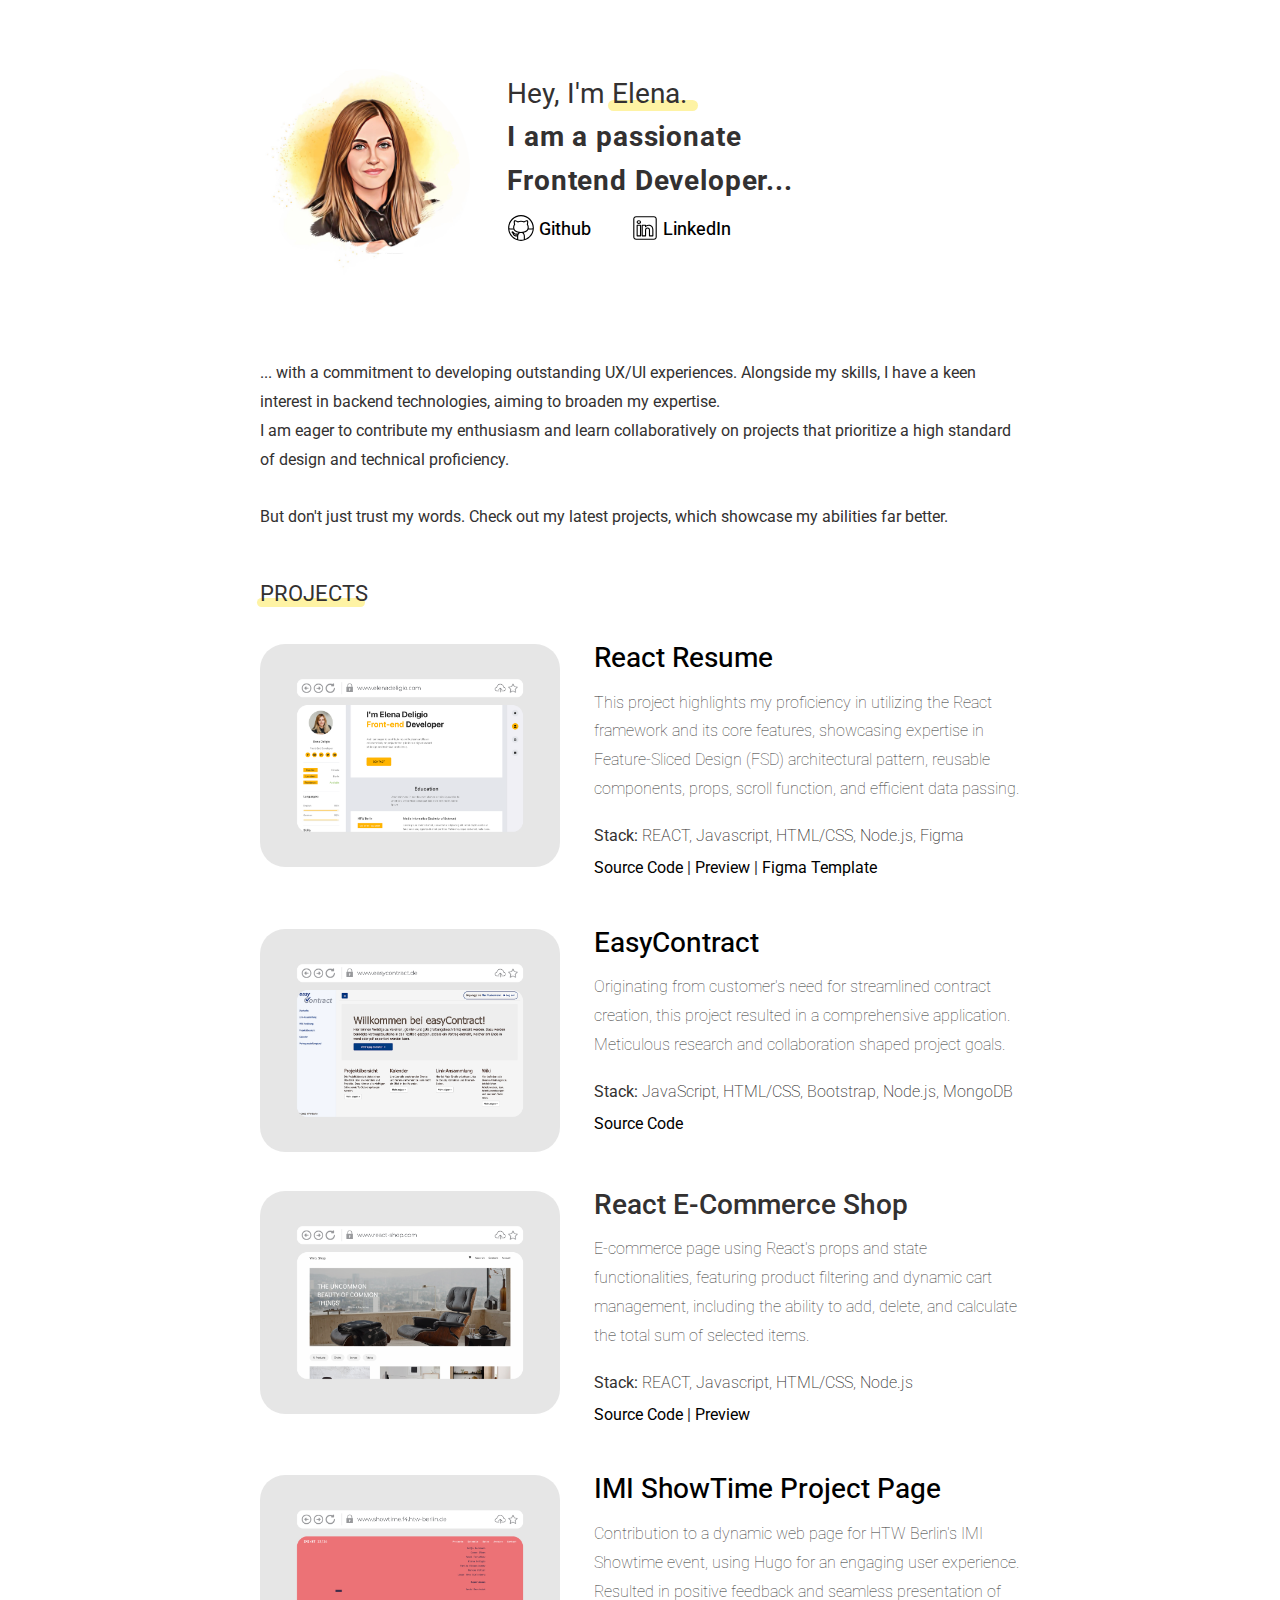
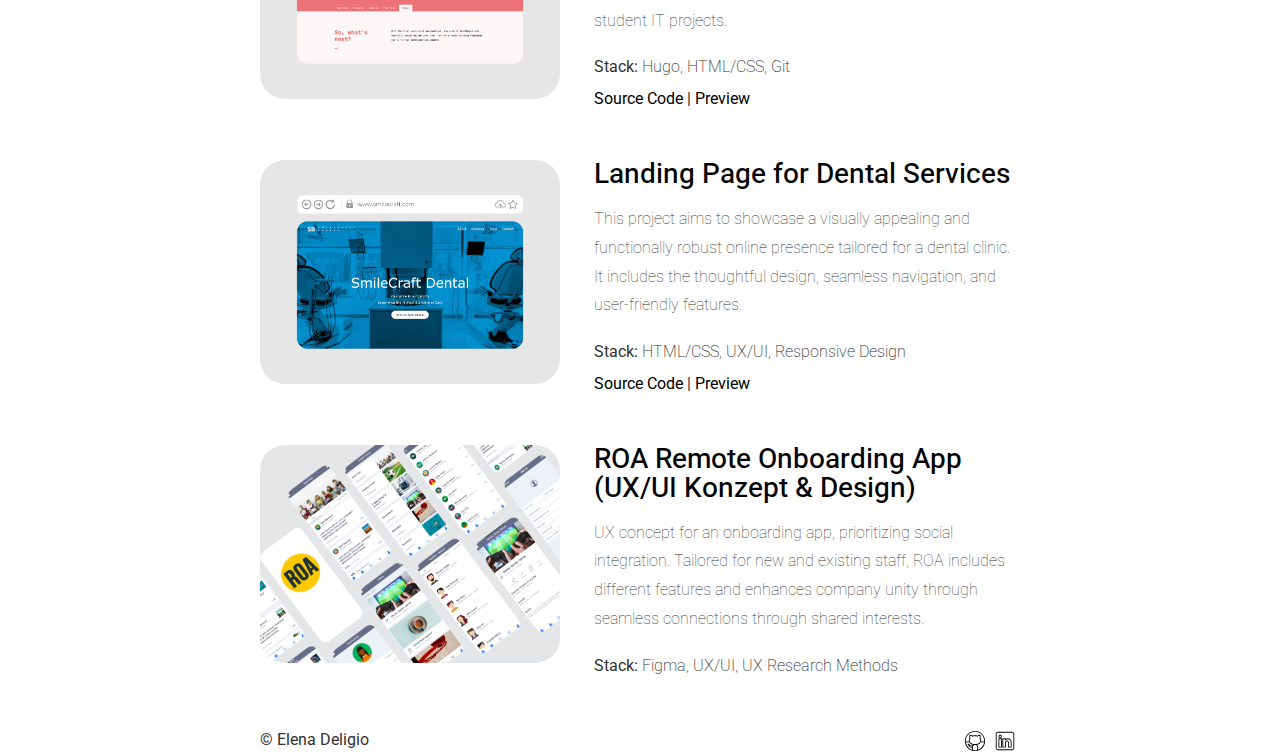
<file: index.html>
<!DOCTYPE html>
<html lang="en">
<head>
    <meta charset="UTF-8">
    <title>About me</title>
    <link rel="stylesheet" type="text/css" href="/assets/styles/styles.css">
</head>
<body>
    <div class="main">
        <div class="content">
            <div class="content__hello">
                <img class="content__hello-img" src="/assets/img/avatar12.JPG" alt="Avatar">
                <div class="content__hello-text">
                    Hey, I'm <span class="yellowhighlight">
                        Elena.
                    </span>
                    <br>
                    <span class="content__description">I am a passionate <br/> Frontend Developer...</span>
                    <nav class="content__social">
                        <a href="https://github.com/elenadeligio" target="_blank" class="content__social-item">
                            <img src="/assets/img/icons/github.svg" alt="Github">
                            <span>Github</span>
                        </a>
                        <a href="https://de.linkedin.com/in/elena-deligio-b9396252" target="_blank" class="content__social-item">
                            <img src="/assets/img/icons/in.svg" alt="LinkedIn">
                            <span>LinkedIn</span>
                        </a>
                    </nav>
                </div>
            </div>
            <div class="content__main">
                <div class="content__main-item">
                    <div class="main-item__description">
                        <p>... with a commitment to developing outstanding UX/UI experiences. Alongside my skills, I have a keen interest in backend technologies, aiming to broaden my expertise.</p>
                        <p>I am eager to contribute my enthusiasm and learn collaboratively on projects that prioritize a high standard of design and technical proficiency.</p>
                    </div>
                </div>
                <div class="content__main-item">
                    <div class="main-item__description">
                        <p>But don't just trust my words. Check out my latest projects, which showcase my abilities far better.</p>
                    </div>
                </div>

                <h2 class="content__subheader"><span class="yellowhighlight">Projects</span></h2>
                <br>
                
                <div class="content__main-item project">
                    <a data-fslightbox href="assets/img/project0.png"><img src="assets/img/project0.png" alt="project0"></a>
                    <div>
                        <div class="main-item__title"><a href="projects/project0.html"><span>React Resume</span></a>
                    </div>
                    <div class="main-item__description">
                        <p>This project highlights my proficiency in utilizing the React framework and its core features, showcasing expertise in Feature-Sliced Design (FSD) architectural pattern, reusable components, props, scroll function, and efficient data passing.</p>
                    </div>
                    <div class="main-item__subdescription">
                        <p><span>Stack: </span>REACT, Javascript, HTML/CSS, Node.js, Figma</p>
                        <p class="main-item__links"><a href="https://github.com/elenadeligio/react-cv" target="_blank"><span>Source Code</span></a><span>|</span><a href="https://elenadeligio.github.io/react-cv/" target="_blank"><span>Preview</span></a><span>|</span><a href="https://www.figma.com/file/qff3hCgtlfRVBwgliBUFgx/Untitled?type=design&node-id=0%3A1&mode=design&t=iWDOEBxYmqrOJpgZ-1" target="_blank"><span>Figma Template</span></a></p>
                    </div>
                </div>
            </div>
                
                <div class="content__main-item project">
                    <a data-fslightbox href="assets/img/project1.png"><img src="assets/img/project1.png" alt="project1"></a>
                    <div>
                        <div class="main-item__title">
                            <a href="projects/project1.html"><span>EasyContract</span></a>
                        </div>
                        <div class="main-item__description">
                            <p>Originating from customer's need for streamlined contract creation, this project resulted in a comprehensive application. Meticulous research and collaboration shaped project goals.</p>
                        </div>
                        <div class="main-item__subdescription">
                            <p><span>Stack:</span> JavaScript, HTML/CSS, Bootstrap, Node.js, MongoDB</p>
                            <p class="main-item__links"><a href="https://github.com/elenadeligio/easyContract" target="_blank"><span>Source Code</span></a><span>
                        </div>
                    </div>
                </div>
                
                <div class="content__main-item project">
                    <a data-fslightbox href="assets/img/project5.png"><img src="assets/img/project5.png" alt="project5"></a>
                    <div>
                        <div class="main-item__title">
                            <span>React E-Commerce Shop</span>
                        </div>
                        <div class="main-item__description">
                            <p>E-commerce page using React's props and state functionalities, featuring product filtering and dynamic cart management, including the ability to add, delete, and calculate the total sum of selected items.</p>
                        </div>
                        <div class="main-item__subdescription">
                            <p><span>Stack: </span>REACT, Javascript, HTML/CSS, Node.js</p>
                            <p class="main-item__links"><a href="https://github.com/elenadeligio/react-shop" target="_blank"><span>Source Code</span></a><span>|</span><a href="https://elenadeligio.github.io/react-shop/" target="_blank"><span>Preview</span></a> </p>
                        </div>
                    </div>
                </div>
                
                <div class="content__main-item project">
                    <a data-fslightbox href="assets/img/project2.png"><img src="assets/img/project2.png" alt="project2"></a>
                    <div>
                        <div class="main-item__title">
                            <a href="projects/project2.html"><span>IMI ShowTime Project Page</span></a>
                        </div>
                        <div class="main-item__description">
                            <p>Contribution to a dynamic web page for HTW Berlin's IMI Showtime event, using Hugo for an engaging user experience. Resulted in positive feedback and seamless presentation of student IT projects.</p>
                        </div>
                        <div class="main-item__subdescription">
                            <p><span>Stack:</span> Hugo, HTML/CSS, Git </p>
                            <p class="main-item__links"><a href="https://github.com/elenadeligio/showtime-website" target="_blank"><span>Source Code</span></a><span>|</span><a href="https://showtime.f4.htw-berlin.de/ws21/bachelor/b2-easycontract/" target="_blank"><span>Preview</span></a></p>
                        </div>
                    </div>
                </div>
                
                <div class="content__main-item project">
                    <a data-fslightbox href="assets/img/project3.png"><img src="assets/img/project3.png" alt="project3"></a>
                    <div>
                        <div class="main-item__title">
                            <a href="projects/project3.html"><span>Landing Page for Dental Services </span></a>
                        </div>
                        <div class="main-item__description">
                            <p>This project aims to showcase a visually appealing and functionally robust online presence tailored for a dental clinic. It includes the thoughtful design, seamless navigation, and user-friendly features.</p>
                        </div>
                        <div class="main-item__subdescription">
                            <p><span>Stack: </span>HTML/CSS, UX/UI, Responsive Design</p>
                            <p class="main-item__links"><a href="https://github.com/elenadeligio/elenadeligio.github.io/tree/main/landing" target="_blank"><span>Source Code</span></a><span>|</span><a href="https://elenadeligio.github.io/landing/" target="_blank"><span>Preview</span></a> </p>
                        </div>
                    </div>
                </div>
                
                <div class="content__main-item project">
                    <a data-fslightbox href="assets/img/project4.jpg"><img src="assets/img/project4.jpg" alt="ROA"></a>
                    <div>
                        <div class="main-item__title">
                            <a href="projects/project4.html"><span>ROA Remote Onboarding App (UX/UI Konzept & Design)</span></a>
                        </div>
                        <div class="main-item__description">
                            <p>UX concept for an onboarding app, prioritizing social integration. Tailored for new and existing staff, ROA includes different features and enhances company unity through seamless connections through shared interests.</p>
                        </div>
                        <div class="main-item__subdescription">
                            <p><span>Stack:</span> Figma, UX/UI, UX Research Methods</p>
                        </div>
                    </div>
                </div>

                <div class="footer">
                    <div>
                        <span>&copy; Elena Deligio</span>
                    </div>
                    <div>
                        <nav class="footer__social">
                            <a href="https://github.com/elenadeligio" target="_blank" class="footer__social-item">
                                <img src="/assets/img/icons/github.svg" alt="Github">
                            </a>
                            <a href="https://de.linkedin.com/in/elena-deligio-b9396252" target="_blank" class="footer__social-item">
                                <img src="/assets/img/icons/in.svg" alt="LinkedIn">
                            </a>
                        </nav>
                    </div>
                </div>
            </div>
        </div>
    </div>
    <script src="assets/scripts/fslightbox.js"></script>
</body>
</html>
</file>
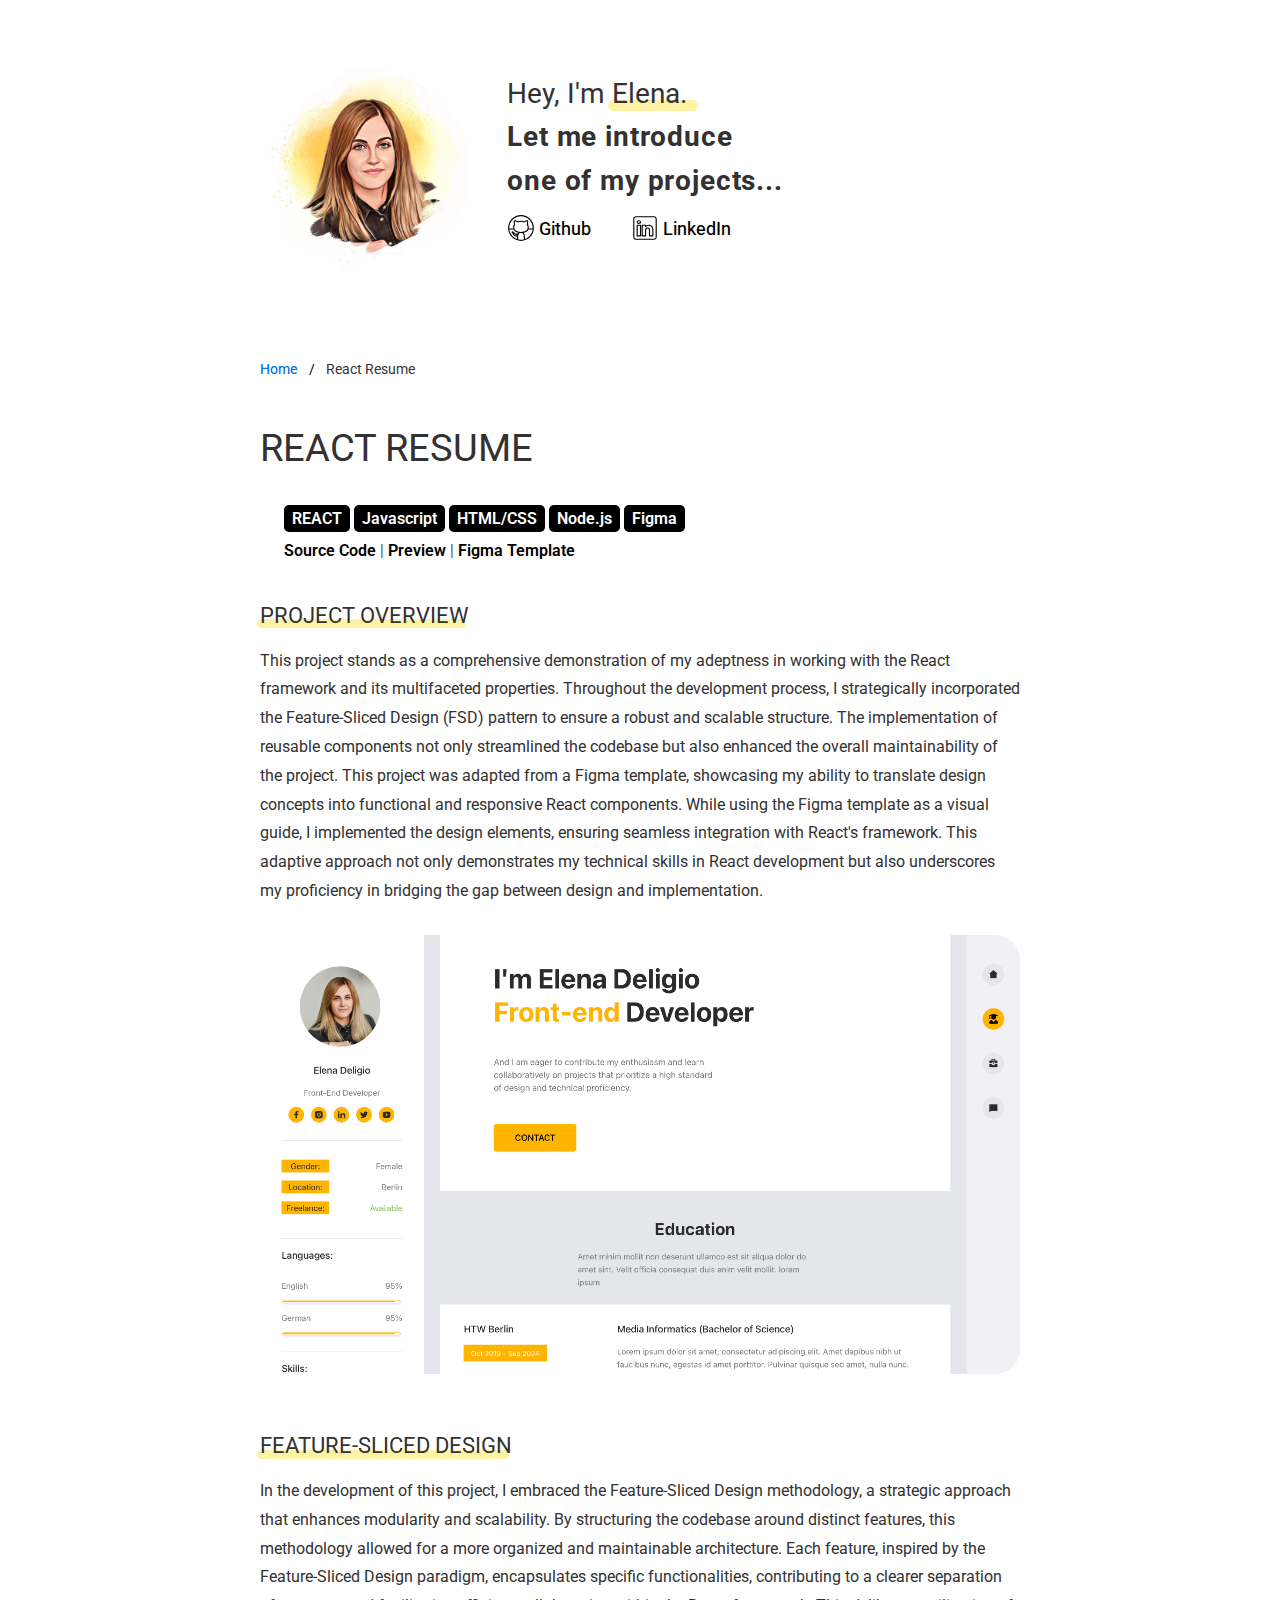
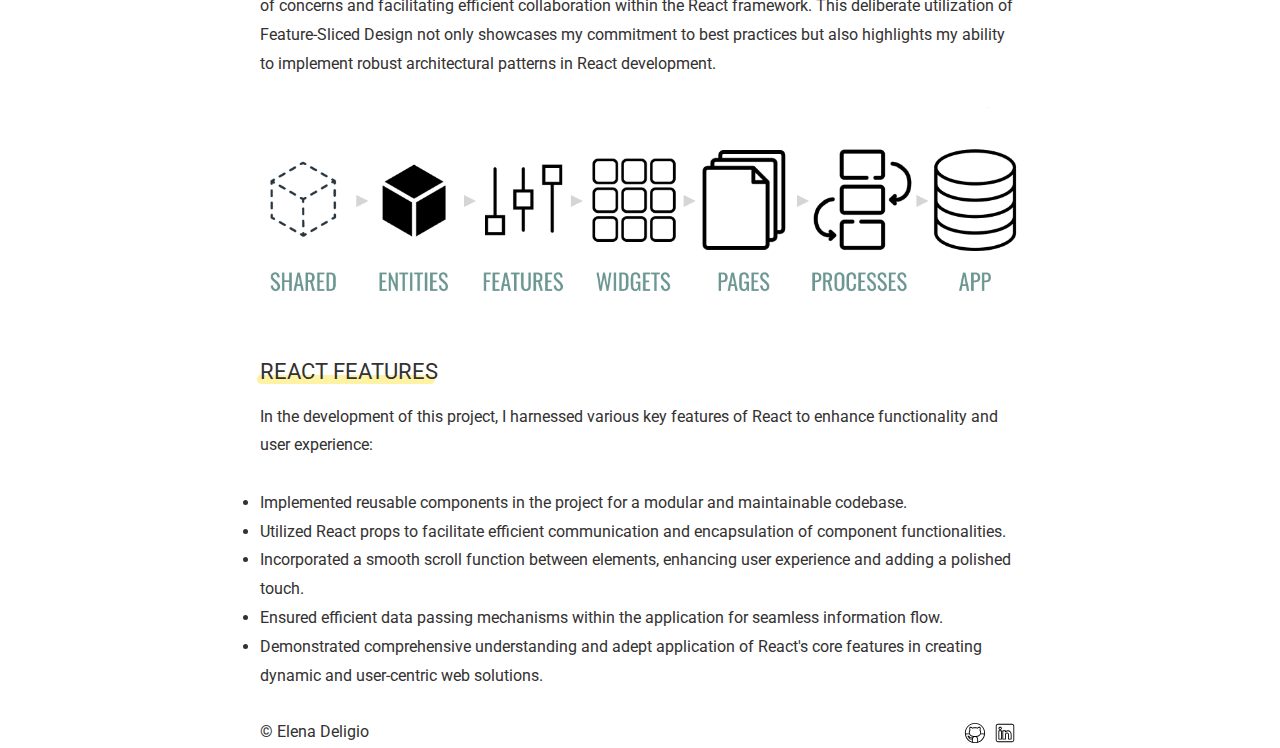
<file: projects/project0.html>
<!DOCTYPE html>
<html lang="en">
<head>
    <meta charset="UTF-8">
    <title>About me</title>
    <link rel="stylesheet" type="text/css" href="/assets/styles/styles.css">
</head>
<body>
<div class="main">

    <div class="content">
        <div class="content__hello">
            <img class="content__hello-img" src="/assets/img/avatar12.JPG" alt="Avatar">
            <div class="content__hello-text">
                Hey, I'm <span class="yellowhighlight">
                        Elena.
                    </span>
                <br>
                <span class="content__description">Let me introduce <br/> one of my projects...</span>
                <nav class="content__social">
                    <a href="https://github.com/elenadeligio" target="_blank" class="content__social-item">
                        <img src="/assets/img/icons/github.svg" alt="Github">
                        <span>Github</span>
                    </a>
                    <a href="https://de.linkedin.com/in/elena-deligio-b9396252" target="_blank" class="content__social-item">
                        <img src="/assets/img/icons/in.svg" alt="LinkedIn">
                        <span>LinkedIn</span>
                    </a>
                </nav>
            </div>
        </div>
        <ul class="breadcrumb">
            <li><a href="../index.html">Home</a></li>
            <li>React Resume</li>
        </ul>
        <br>
        <br>

        <div class="content__main">
            <h1 class="content__about-header">React Resume</h1>

            <div class="main-item__subdescription">
                <p><span class="badge">REACT</span> <span class="badge">Javascript</span> <span class="badge">HTML/CSS</span> <span class="badge">Node.js</span> <span class="badge">Figma</span> </p>
                <p class="main-item__links"><a href="https://github.com/elenadeligio/react-cv" target="_blank"><span>Source Code</span></a> | <a href="https://elenadeligio.github.io/react-cv/" target="_blank"><span>Preview</span></a> | <a href="https://www.figma.com/file/qff3hCgtlfRVBwgliBUFgx/Untitled?type=design&node-id=0%3A1&mode=design&t=iWDOEBxYmqrOJpgZ-1" target="_blank"><span>Figma Template</span></a>
            </div>

            <h2 class="content__subheader"><span class="yellowhighlight">Project Overview</span></h2>
            <div class="content__main-item">
                <div class="main-item__description">
                    <p>This project stands as a comprehensive demonstration of my adeptness in working with the React framework and its multifaceted properties. Throughout the development process, I strategically incorporated the Feature-Sliced Design (FSD) pattern to ensure a robust and scalable structure. The implementation of reusable components not only streamlined the codebase but also enhanced the overall maintainability of the project.
                        This project was adapted from a Figma template, showcasing my ability to translate design concepts into functional and responsive React components. While using the Figma template as a visual guide, I implemented the design elements, ensuring seamless integration with React's framework. This adaptive approach not only demonstrates my technical skills in React development but also underscores my proficiency in bridging the gap between design and implementation.</p>
                </div>
            </div>
            <div class="content__main-item">
                <div class="main-item__description">
                    <img src="/assets/img/react_resume.png" alt="easyContract">
                </div>
            </div>

            <h2 class="content__subheader"><span class="yellowhighlight">Feature-Sliced Design</span></h2>
            <div class="content__main-item">
                <div class="main-item__description">
                    <p>In the development of this project, I embraced the Feature-Sliced Design methodology, a strategic approach that enhances modularity and scalability. By structuring the codebase around distinct features, this methodology allowed for a more organized and maintainable architecture. Each feature, inspired by the Feature-Sliced Design paradigm, encapsulates specific functionalities, contributing to a clearer separation of concerns and facilitating efficient collaboration within the React framework. This deliberate utilization of Feature-Sliced Design not only showcases my commitment to best practices but also highlights my ability to implement robust architectural patterns in React development.</p>
                </div>
            </div>
        <div class="content__main-item">
            <div class="main-item__description">
                <img src="/assets/img/fsd.png" alt="easyContract">
            </div>
        </div>

        <h2 class="content__subheader"><span class="yellowhighlight">React Features</span></h2>
        <div class="content__main-item">
            <div class="main-item__description">
                <p>In the development of this project, I harnessed various key features of React to enhance functionality and user experience:</p>
                <div class="list">
                    <br><div class="item">Implemented reusable components in the project for a modular and maintainable codebase.</div>
                    <div class="item">Utilized React props to facilitate efficient communication and encapsulation of component functionalities.</div>
                    <div class="item">Incorporated a smooth scroll function between elements, enhancing user experience and adding a polished touch.</div>
                    <div class="item">Ensured efficient data passing mechanisms within the application for seamless information flow.</div>
                    <div class="item">Demonstrated comprehensive understanding and adept application of React's core features in creating dynamic and user-centric web solutions.</div>
                </div>
            </div>
        </div>




    </div>
    <div class="footer">
        <div>
            <span>&copy; Elena Deligio</span>
        </div>
        <div>
            <nav class="footer__social">
                <a href="https://github.com/elenadeligio" target="_blank" class="footer__social-item">
                    <img src="/assets/img/icons/github.svg" alt="Github">
                </a>
                <a href="https://de.linkedin.com/in/elena-deligio-b9396252" target="_blank" class="footer__social-item">
                    <img src="/assets/img/icons/in.svg" alt="LinkedIn">
                </a>
            </nav>
        </div>
    </div>
</div>
<script src="/assets/scripts/fslightbox.js"></script>
</body>
</html>
</file>
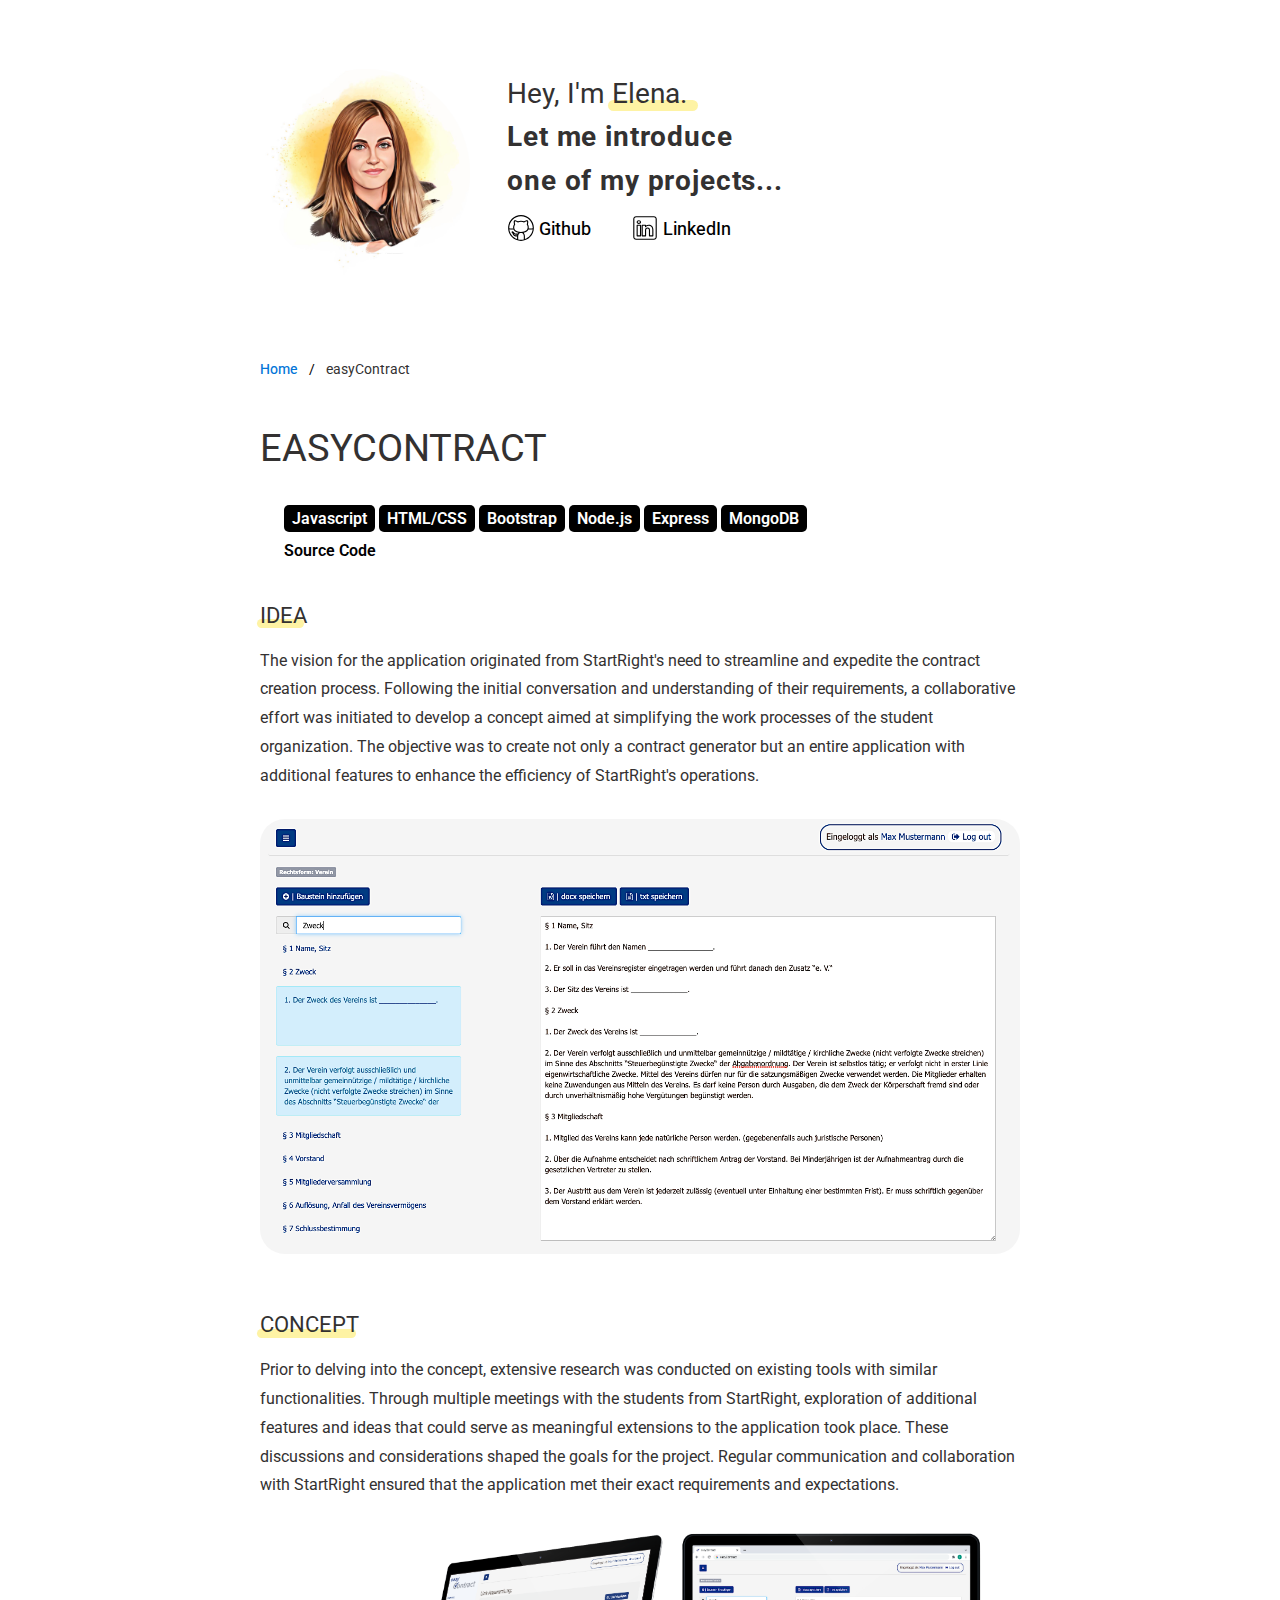
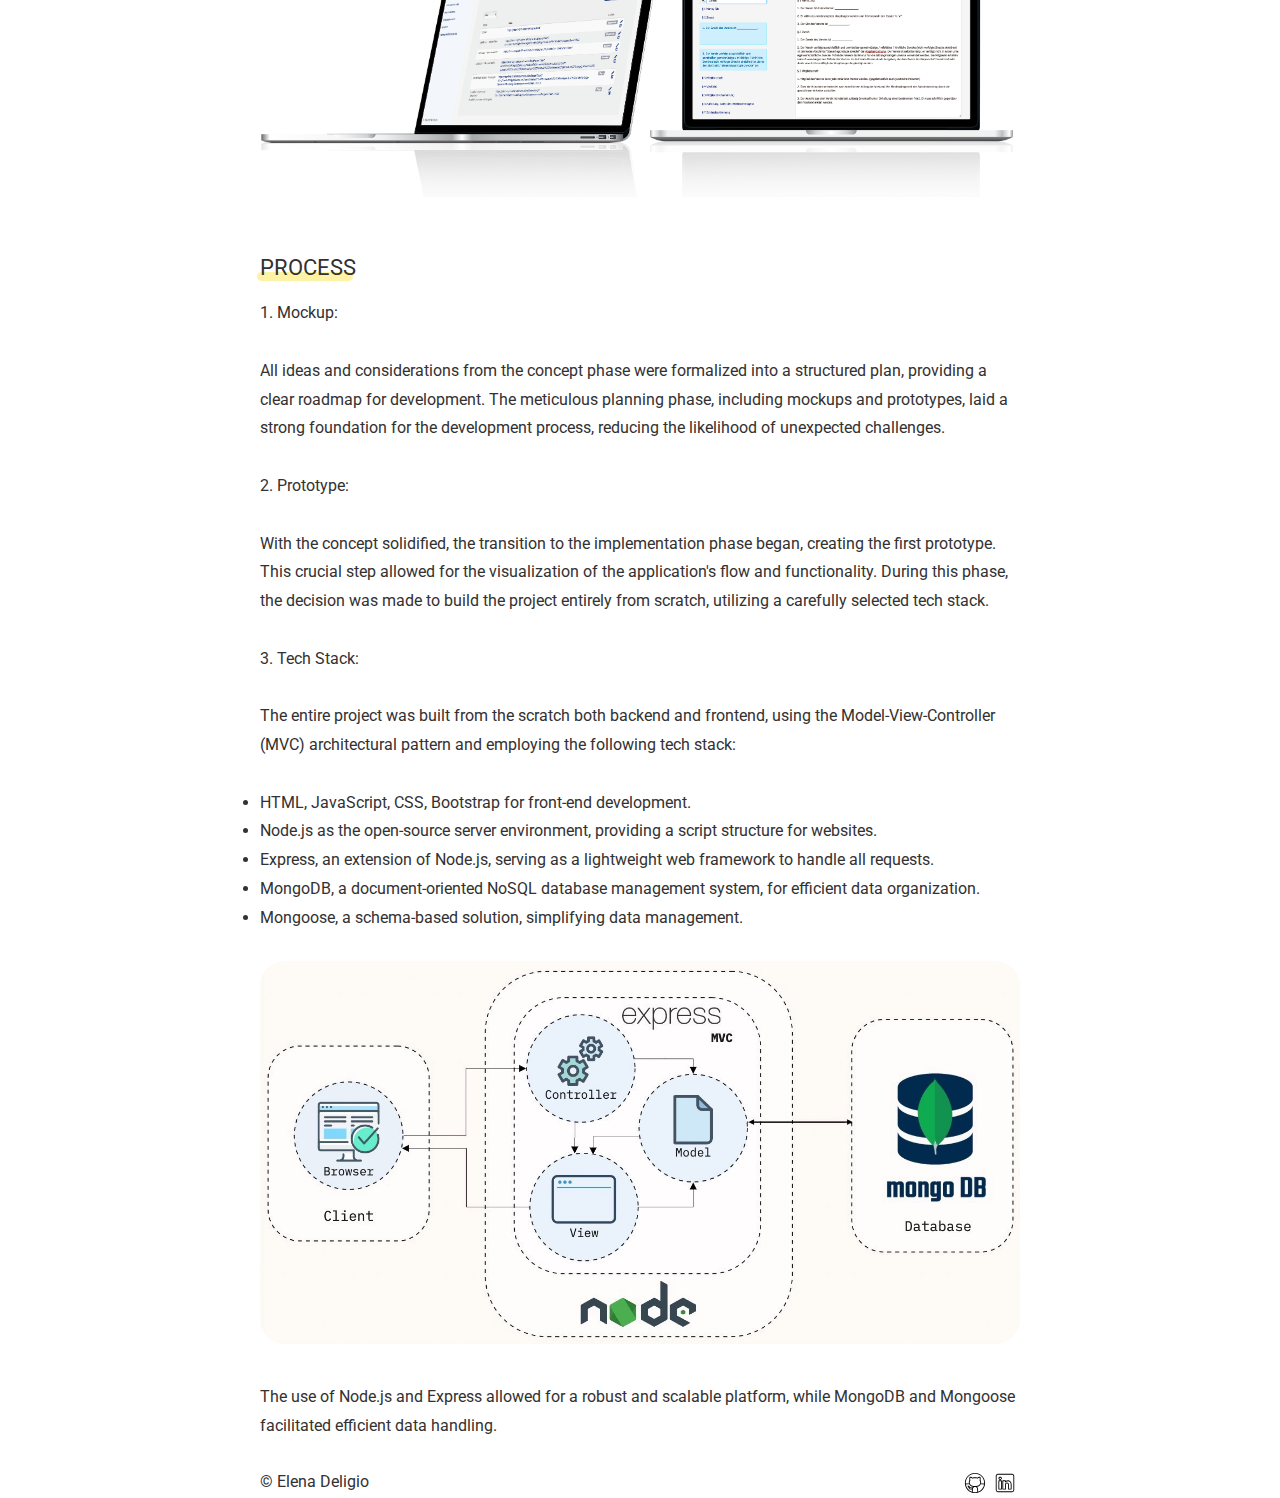
<file: projects/project1.html>
<!DOCTYPE html>
<html lang="en">
<head>
    <meta charset="UTF-8">
    <title>About me</title>
    <link rel="stylesheet" type="text/css" href="/assets/styles/styles.css">
</head>
<body>
<div class="main">

    <div class="content">
        <div class="content__hello">
            <img class="content__hello-img" src="/assets/img/avatar12.JPG" alt="Avatar">
            <div class="content__hello-text">
                Hey, I'm <span class="yellowhighlight">
                        Elena.
                    </span>
                <br>
                <span class="content__description">Let me introduce <br/> one of my projects...</span>
                <nav class="content__social">
                    <a href="https://github.com/elenadeligio" target="_blank" class="content__social-item">
                        <img src="/assets/img/icons/github.svg" alt="Github">
                        <span>Github</span>
                    </a>
                    <a href="https://de.linkedin.com/in/elena-deligio-b9396252" target="_blank" class="content__social-item">
                        <img src="/assets/img/icons/in.svg" alt="LinkedIn">
                        <span>LinkedIn</span>
                    </a>
                </nav>
            </div>
        </div>
        <ul class="breadcrumb">
            <li><a href="../index.html">Home</a></li>
            <li>easyContract</li>
        </ul>
        <br>
        <br>

        <div class="content__main">
            <h1 class="content__about-header">EasyContract</h1>

            <div class="main-item__subdescription">
                <p></span>  <span class="badge" >Javascript</span> <span class="badge">HTML/CSS</span> <span class="badge">Bootstrap</span> <span class="badge">Node.js</span> <span class="badge">Express</span> <span class="badge">MongoDB</span></p>
                <p class="main-item__links"><a href="https://github.com/elenadeligio/easyContract" target="_blank"><span>Source Code</span></a><span>
            </div>

            <h2 class="content__subheader"><span class="yellowhighlight">Idea</span></h2>
            <div class="content__main-item">
                <div class="main-item__description">
                    <p>The vision for the application originated from StartRight's need to streamline
                        and expedite the contract creation process. Following the initial conversation
                        and understanding of their requirements, a collaborative effort was initiated to
                        develop a concept aimed at simplifying the work processes of the student
                        organization. The objective was to create not only a contract generator but an
                        entire application with additional features to enhance the efficiency of
                        StartRight's operations.</p>
                </div>
            </div>
            <div class="content__main-item">
                <div class="main-item__description">
                    <img src="/assets/img/contracttool.png" alt="easyContract">
                </div>
            </div>
        </div>

            <h2 class="content__subheader"><span class="yellowhighlight">Concept</span></h2>
            <div class="content__main-item">
                <div class="main-item__description">
                    <p>Prior to delving into the concept, extensive research was conducted on existing tools
                        with similar functionalities. Through multiple meetings with the students from
                        StartRight, exploration of additional features and ideas that could serve as
                        meaningful extensions to the application took place. These discussions and
                        considerations shaped the goals for the project. Regular communication and
                        collaboration with StartRight ensured that the application met their exact
                        requirements and expectations.</p>
                </div>
            </div>
        <div class="content__main-item">
            <div class="main-item__description">
                <img src="/assets/img/easycontract.png" alt="easyContract">
            </div>
        </div>

        <h2 class="content__subheader"><span class="yellowhighlight">Process</span></h2>
        <div class="content__main-item">
            <div class="main-item__description">
                <h2>1. Mockup:</h2>
                <br>
                <p>All ideas and considerations from the concept phase were formalized into a structured plan, providing a clear roadmap for development. The meticulous planning phase, including mockups and prototypes, laid a strong foundation for the development process, reducing the likelihood of unexpected challenges.</p>
                <br>
                <h2>2. Prototype:</h2>
                <br>
                <p>With the concept solidified, the transition to the implementation phase began, creating the first prototype. This crucial step allowed for the visualization of the application's flow and functionality. During this phase, the decision was made to build the project entirely from scratch, utilizing a carefully selected tech stack.</p>
                <br>
               <h2>3. Tech Stack:</h2>
                <br>
                <p>The entire project was built from the scratch both backend and frontend, using the Model-View-Controller (MVC) architectural pattern and employing the following tech stack:</p>
                <div class="list">
                    <br><div class="item"><strong>HTML, JavaScript, CSS, Bootstrap</strong> for front-end development.</div>
                    <div class="item">Node.js as the open-source server environment, providing a script structure for websites.</div>
                    <div class="item">Express, an extension of Node.js, serving as a lightweight web framework to handle all requests.</div>
                    <div class="item">MongoDB, a document-oriented NoSQL database management system, for efficient data organization.</div>
                    <div class="item">Mongoose, a schema-based solution, simplifying data management.</div>
                </div>
                <br>
                <div class="content__main-item">
                <div class="main-item__description">
                    <img src="/assets/img/MVC_Express.jpg" alt="MVC">
                </div>
            </div>
                <p>The use of Node.js and Express allowed for a robust and scalable platform, while MongoDB and Mongoose facilitated efficient data handling.</p>
            </div>
        </div>




    </div>
    <div class="footer">
        <div>
            <span>&copy; Elena Deligio</span>
        </div>
        <div>
            <nav class="footer__social">
                <a href="https://github.com/elenadeligio" target="_blank" class="footer__social-item">
                    <img src="/assets/img/icons/github.svg" alt="Github">
                </a>
                <a href="https://de.linkedin.com/in/elena-deligio-b9396252" target="_blank" class="footer__social-item">
                    <img src="/assets/img/icons/in.svg" alt="LinkedIn">
                </a>
            </nav>
        </div>
    </div>
</div>
<script src="/assets/scripts/fslightbox.js"></script>
</body>
</html>
</file>
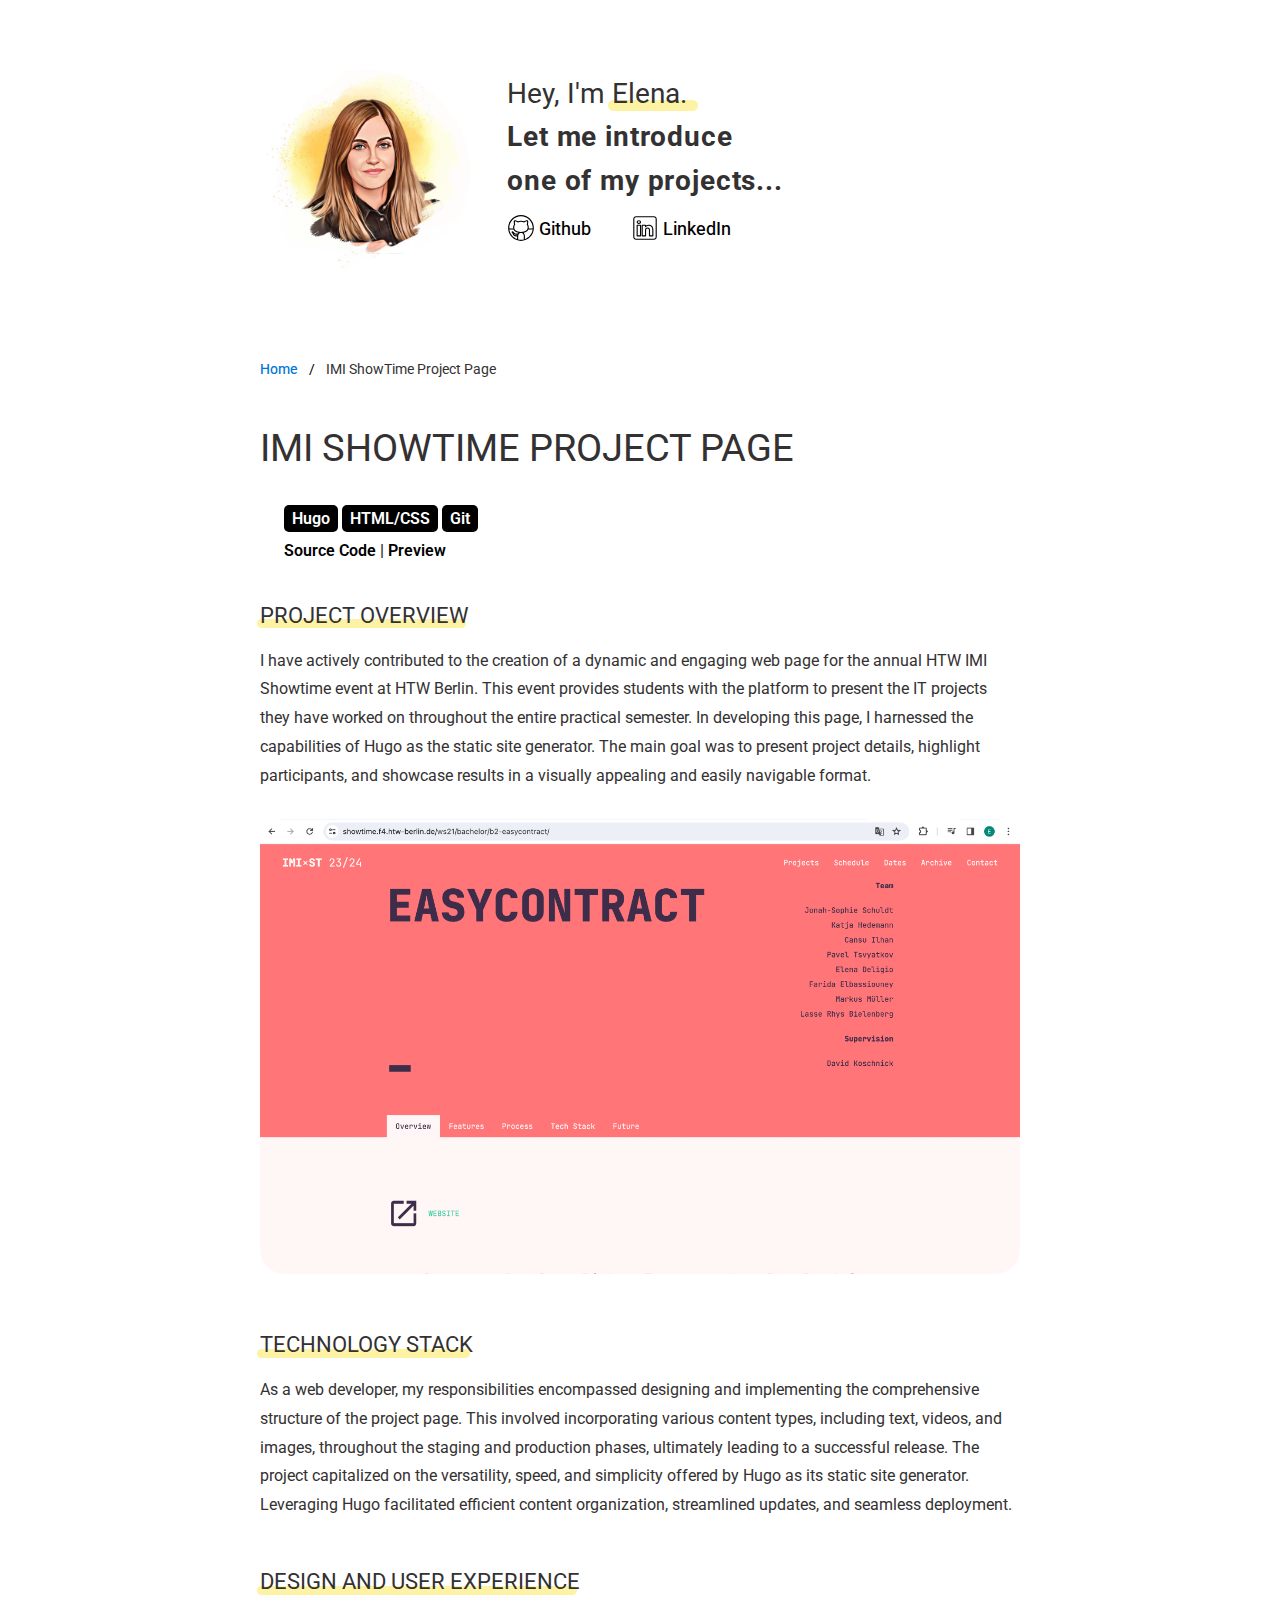
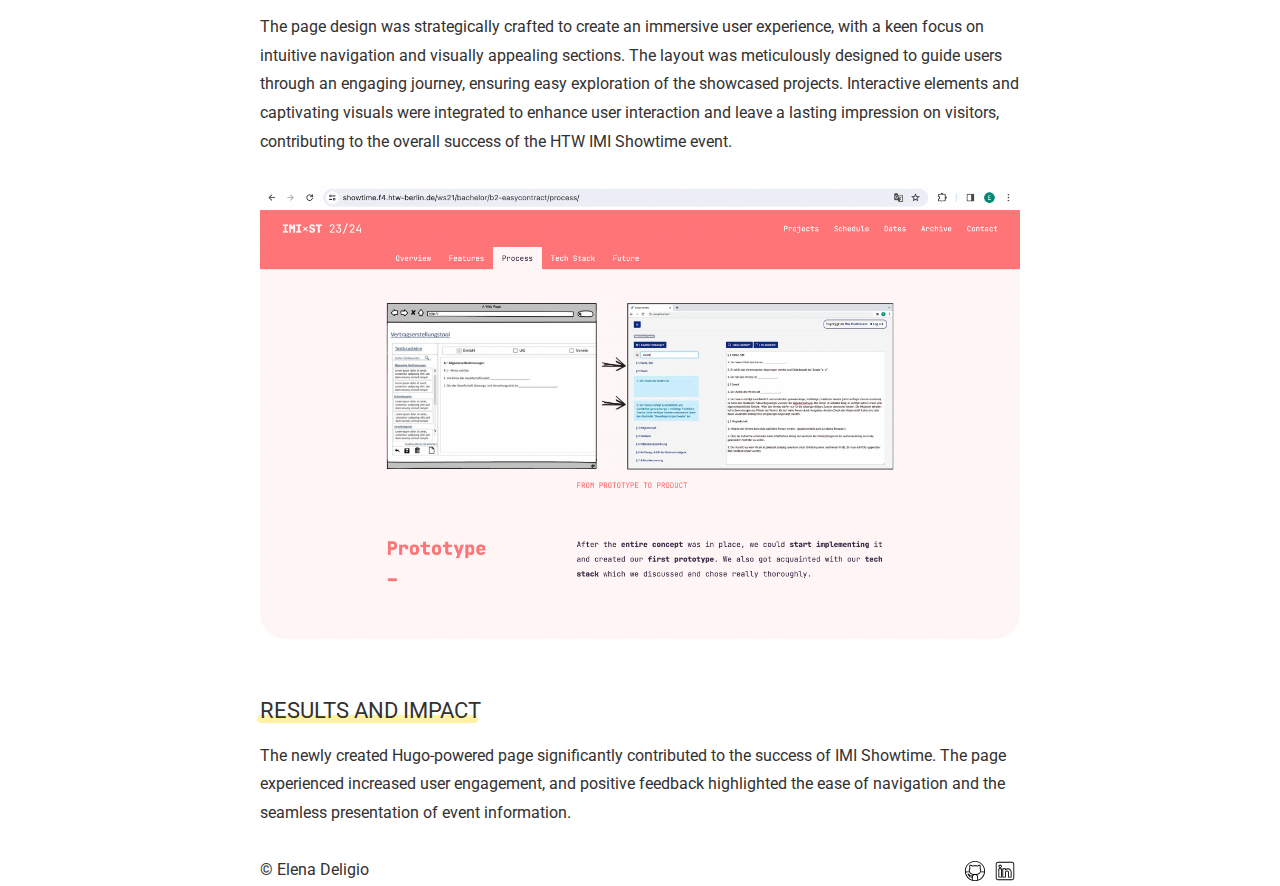
<file: projects/project2.html>
<!DOCTYPE html>
<html lang="en">
<head>
    <meta charset="UTF-8">
    <title>About me</title>
    <link rel="stylesheet" type="text/css" href="/assets/styles/styles.css">
</head>
<body>
<div class="main">

    <div class="content">
        <div class="content__hello">
            <img class="content__hello-img" src="/assets/img/avatar12.JPG" alt="Avatar">
            <div class="content__hello-text">
                Hey, I'm <span class="yellowhighlight">
                        Elena.
                    </span>
                <br>
                <span class="content__description">Let me introduce <br/> one of my projects...</span>
                <nav class="content__social">
                    <a href="https://github.com/elenadeligio" target="_blank" class="content__social-item">
                        <img src="/assets/img/icons/github.svg" alt="Github">
                        <span>Github</span>
                    </a>
                    <a href="https://de.linkedin.com/in/elena-deligio-b9396252" target="_blank" class="content__social-item">
                        <img src="/assets/img/icons/in.svg" alt="LinkedIn">
                        <span>LinkedIn</span>
                    </a>
                </nav>
            </div>
        </div>
        <ul class="breadcrumb">
            <li><a href="../index.html">Home</a></li>
            <li>IMI ShowTime Project Page</li>
        </ul>
        <br>
        <br>

        <div class="content__main">
            <h1 class="content__about-header">IMI ShowTime Project Page</h1>

            <div class="main-item__subdescription">
                <p></span>  <span class="badge">Hugo</span> <span class="badge">HTML/CSS</span> <span class="badge">Git</span> </p>
                <p class="main-item__links"><a href="https://github.com/elenadeligio/showtime-website" target="_blank"><span>Source Code</span></a><span> | </span><a href="https://showtime.f4.htw-berlin.de/ws21/bachelor/b2-easycontract/" target="_blank"><span>Preview</span></a> </p>
            </div>

            <h2 class="content__subheader"><span class="yellowhighlight">Project Overview</span></h2>
            <div class="content__main-item">
                <div class="main-item__description">
                    <p>I have actively contributed to the creation of a dynamic and engaging web page for the annual HTW IMI Showtime event at HTW Berlin. This event provides students with the platform to present the IT projects they have worked on throughout the entire practical semester. In developing this page, I harnessed the capabilities of Hugo as the static site generator. The main goal was to present project details, highlight participants, and showcase results in a visually appealing and easily navigable format.</p>
                </div>
            </div>
            <div class="content__main-item">
                <div class="main-item__description">
                    <img src="/assets/img/hugo1.png" alt="IMI ShowTime">
                </div>
            </div>

        <h2 class="content__subheader"><span class="yellowhighlight">Technology Stack</span></h2>
        <div class="content__main-item">
            <div class="main-item__description">
                <p>As a web developer, my responsibilities encompassed designing and implementing the comprehensive structure of the project page. This involved incorporating various content types, including text, videos, and images, throughout the staging and production phases, ultimately leading to a successful release. The project capitalized on the versatility, speed, and simplicity offered by Hugo as its static site generator. Leveraging Hugo facilitated efficient content organization, streamlined updates, and seamless deployment.</p>
            </div>
        </div>

        <h2 class="content__subheader"><span class="yellowhighlight">Design and User Experience</span></h2>
        <div class="content__main-item">
            <div class="main-item__description">
                <p>The page design was strategically crafted to create an immersive user experience, with a keen focus on intuitive navigation and visually appealing sections. The layout was meticulously designed to guide users through an engaging journey, ensuring easy exploration of the showcased projects. Interactive elements and captivating visuals were integrated to enhance user interaction and leave a lasting impression on visitors, contributing to the overall success of the HTW IMI Showtime event.</p>
            </div>
        </div>
        <div class="content__main-item">
            <div class="main-item__description">
                <img src="/assets/img/hugo2.png" alt="IMI ShowTime">
            </div>
        </div>

        <h2 class="content__subheader"><span class="yellowhighlight">Results and Impact</span></h2>
        <div class="content__main-item">
            <div class="main-item__description">
                <p>The newly created Hugo-powered page significantly contributed to the success of IMI Showtime. The page experienced increased user engagement, and positive feedback highlighted the ease of navigation and the seamless presentation of event information.</p>
            </div>
        </div>

    </div>
    <div class="footer">
        <div>
            <span>&copy; Elena Deligio</span>
        </div>
        <div>
            <nav class="footer__social">
                <a href="https://github.com/elenadeligio" target="_blank" class="footer__social-item">
                    <img src="/assets/img/icons/github.svg" alt="Github">
                </a>
                <a href="https://de.linkedin.com/in/elena-deligio-b9396252" target="_blank" class="footer__social-item">
                    <img src="/assets/img/icons/in.svg" alt="LinkedIn">
                </a>
            </nav>
        </div>
    </div>
</div>
<script src="/assets/scripts/fslightbox.js"></script>
</body>
</html>
</file>
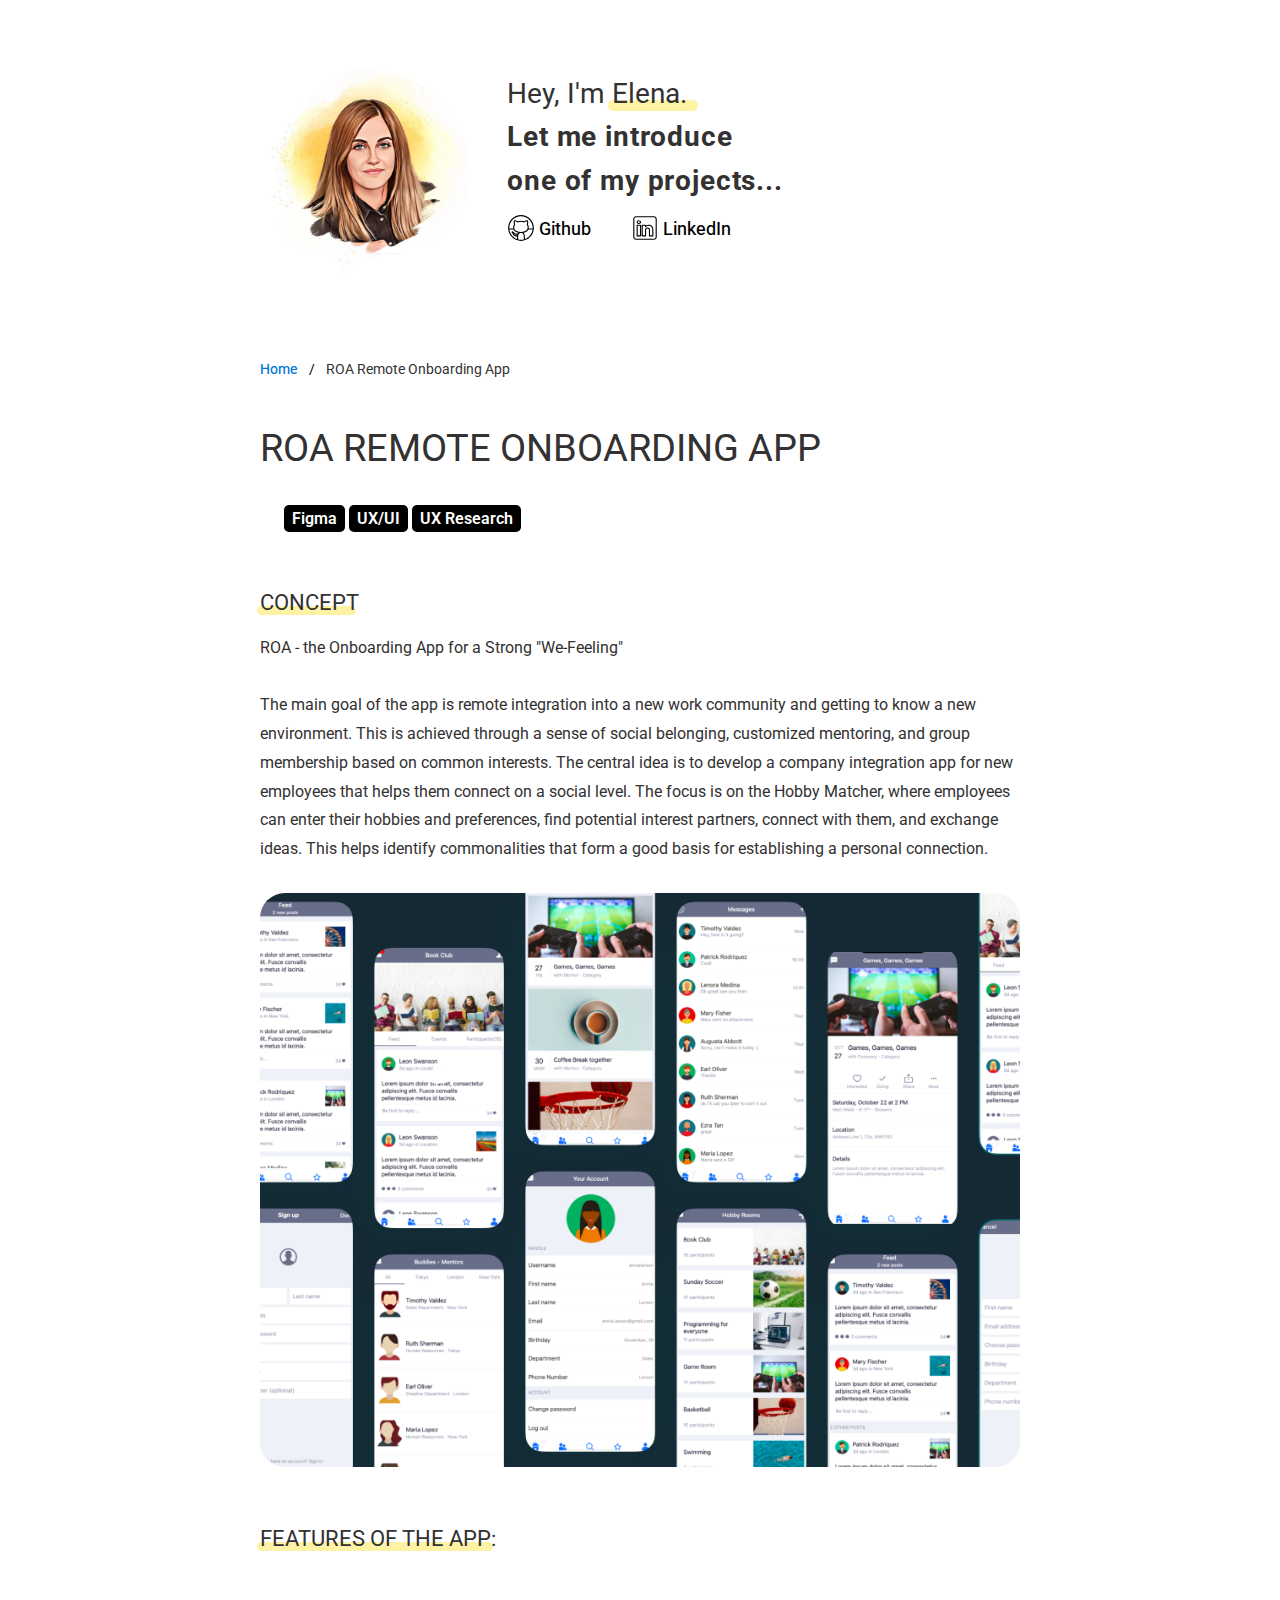
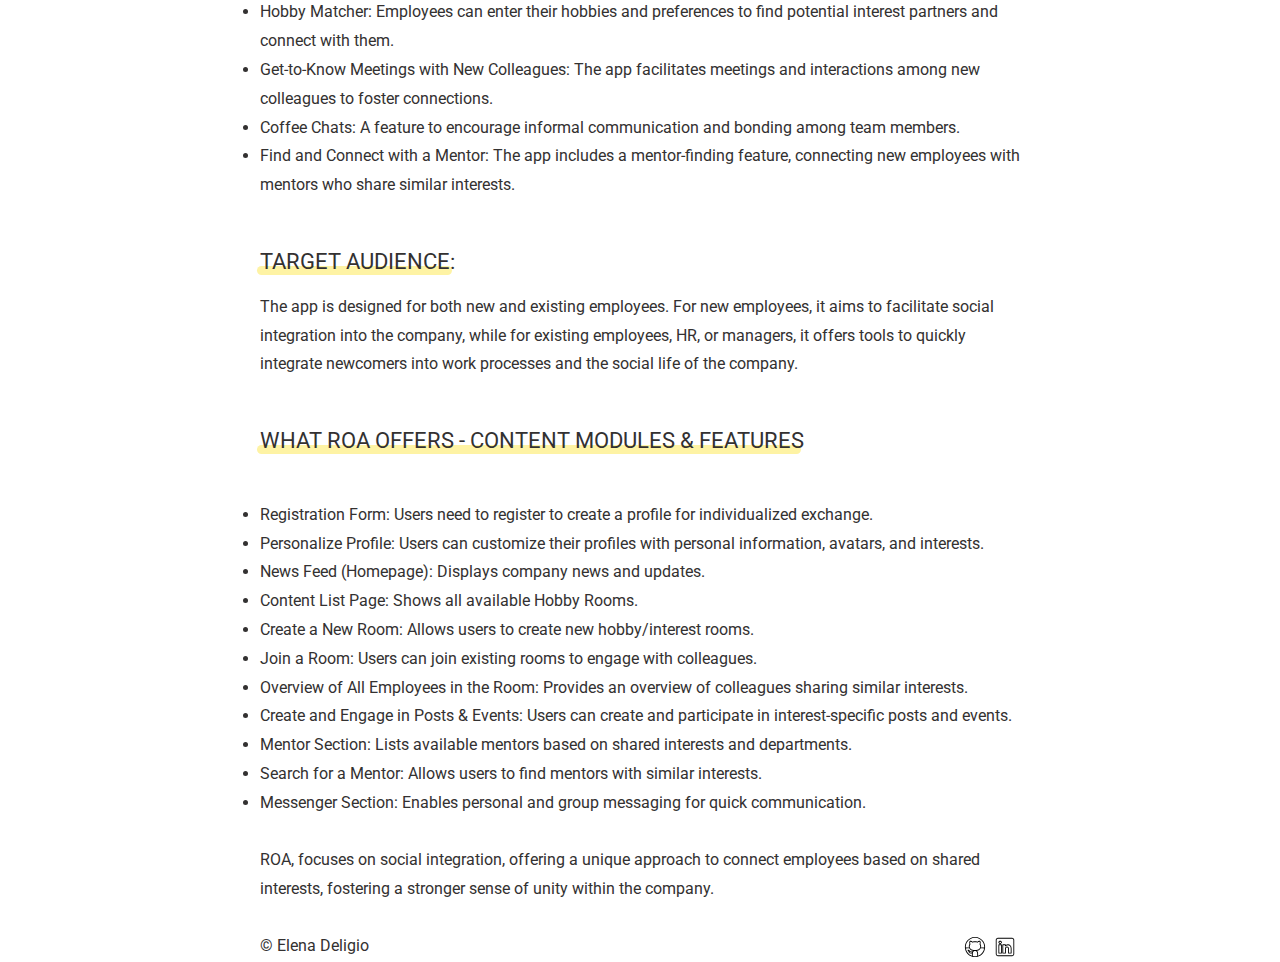
<file: projects/project4.html>
<!DOCTYPE html>
<html lang="en">
<head>
    <meta charset="UTF-8">
    <title>About me</title>
    <link rel="stylesheet" type="text/css" href="/assets/styles/styles.css">
</head>
<body>
<div class="main">

    <div class="content">
        <div class="content__hello">
            <img class="content__hello-img" src="/assets/img/avatar12.JPG" alt="Avatar">
            <div class="content__hello-text">
                Hey, I'm <span class="yellowhighlight">
                        Elena.
                    </span>
                <br>
                <span class="content__description">Let me introduce <br/> one of my projects...</span>
                <nav class="content__social">
                    <a href="https://github.com/elenadeligio" target="_blank" class="content__social-item">
                        <img src="/assets/img/icons/github.svg" alt="Github">
                        <span>Github</span>
                    </a>
                    <a href="https://de.linkedin.com/in/elena-deligio-b9396252" target="_blank" class="content__social-item">
                        <img src="/assets/img/icons/in.svg" alt="LinkedIn">
                        <span>LinkedIn</span>
                    </a>
                </nav>
            </div>
        </div>
        <ul class="breadcrumb">
            <li><a href="../index.html">Home</a></li>
            <li>ROA Remote Onboarding App</li>
        </ul>
        <br>
        <br>

        <div class="content__main">
            <h1 class="content__about-header">ROA Remote Onboarding App</h1>

            <div class="main-item__subdescription">
                <p></span><span class="badge">Figma</span> <span class="badge">UX/UI</span> <span class="badge">UX Research</span></p>
            </div>
            <br>

            <h2 class="content__subheader"><span class="yellowhighlight">Concept</span></h2>
            <div class="content__main-item">
                <div class="main-item__description">
                    <p>ROA - the Onboarding App for a Strong "We-Feeling"</p><br>
                    <p>The main goal of the app is remote integration into a new work community and getting to know a new environment. This is achieved through a sense of social belonging, customized mentoring, and group membership based on common interests. The central idea is to develop a company integration app for new employees that helps them connect on a social level. The focus is on the Hobby Matcher, where employees can enter their hobbies and preferences, find potential interest partners, connect with them, and exchange ideas. This helps identify commonalities that form a good basis for establishing a personal connection.</p>
                </div>
            </div>

            <div class="content__main-item">
                <div class="main-item__description">
                    <img src="/assets/img/roa2.jpg" alt="ROA">
                </div>
            </div>

        <h2 class="content__subheader"><span class="yellowhighlight">Features of the App:</span></h2>
        <div class="content__main-item">
            <div class="main-item__description">
                <div class="list">
                    <br>
                    <div class="item">Hobby Matcher: Employees can enter their hobbies and preferences to find potential interest partners and connect with them.</div>
                    <div class="item">Get-to-Know Meetings with New Colleagues: The app facilitates meetings and interactions among new colleagues to foster connections.</div>
                    <div class="item">Coffee Chats: A feature to encourage informal communication and bonding among team members.</div>
                    <div class="item">Find and Connect with a Mentor: The app includes a mentor-finding feature, connecting new employees with mentors who share similar interests.</div>
                </div>
            </div>
        </div>

        <h2 class="content__subheader"><span class="yellowhighlight">Target Audience:</span></h2>
        <div class="content__main-item">
            <div class="main-item__description">
                <p>The app is designed for both new and existing employees. For new employees, it aims to facilitate social integration into the company, while for existing employees, HR, or managers, it offers tools to quickly integrate newcomers into work processes and the social life of the company.</p>
            </div>
        </div>

    <h2 class="content__subheader"><span class="yellowhighlight">What ROA Offers - Content Modules & Features</span></h2>
    <div class="content__main-item">
        <div class="main-item__description">
            <div class="list">
                <br>
                <div class="item">Registration Form: Users need to register to create a profile for individualized exchange.</div>
                <div class="item">Personalize Profile: Users can customize their profiles with personal information, avatars, and interests.</div>
                <div class="item">News Feed (Homepage): Displays company news and updates.</div>
                <div class="item">Content List Page: Shows all available Hobby Rooms.</div>
                <div class="item">Create a New Room: Allows users to create new hobby/interest rooms.</div>
                <div class="item">Join a Room: Users can join existing rooms to engage with colleagues.</div>
                <div class="item">Overview of All Employees in the Room: Provides an overview of colleagues sharing similar interests.</div>
                <div class="item">Create and Engage in Posts & Events: Users can create and participate in interest-specific posts and events.</div>
                <div class="item">Mentor Section: Lists available mentors based on shared interests and departments.</div>
                <div class="item">Search for a Mentor: Allows users to find mentors with similar interests.</div>
                <div class="item">Messenger Section: Enables personal and group messaging for quick communication.</div>
            </div>
            <br>
            <p>ROA, focuses on social integration, offering a unique approach to connect employees based on shared interests, fostering a stronger sense of unity within the company.</p>
        </div>
    </div>

    <div class="footer">
        <div>
            <span>&copy; Elena Deligio</span>
        </div>
        <div>
            <nav class="footer__social">
                <a href="https://github.com/elenadeligio" target="_blank" class="footer__social-item">
                    <img src="/assets/img/icons/github.svg" alt="Github">
                </a>
                <a href="https://de.linkedin.com/in/elena-deligio-b9396252" target="_blank" class="footer__social-item">
                    <img src="/assets/img/icons/in.svg" alt="LinkedIn">
                </a>
            </nav>
        </div>
    </div>
</div>
<script src="/assets/scripts/fslightbox.js"></script>
</body>
</html>
</file>
<file: assets/styles/styles.css>
@import url('https://fonts.googleapis.com/css2?family=Roboto:wght@100;300;400;500;700;900&display=swap');
/***
    The new CSS reset - version 1.7.3 (last updated 7.8.2022)
    GitHub page: https://github.com/elad2412/the-new-css-reset
***/

/*
    Remove all the styles of the "User-Agent-Stylesheet", except for the 'display' property
    - The "symbol *" part is to solve Firefox SVG sprite bug
 */
*:where(:not(html, iframe, canvas, img, svg, video, audio):not(svg *, symbol *)) {
    all: unset;
    display: revert;
}

/* Preferred box-sizing value */
*,
*::before,
*::after {
    box-sizing: border-box;
}

/* Reapply the pointer cursor for anchor tags */
a, button {
    cursor: revert;
}

/* Remove list styles (bullets/numbers) */
ol, ul, menu {
    list-style: none;
}

/* For images to not be able to exceed their container */
img {
    max-width: 100%;
}

/* removes spacing between cells in tables */
table {
    border-collapse: collapse;
}

/* Safari - solving issue when using user-select:none on the <body> text input doesn't working */
input, textarea {
    -webkit-user-select: auto;
}

/* revert the 'white-space' property for textarea elements on Safari */
textarea {
    white-space: revert;
}

/* minimum style to allow to style meter element */
meter {
    -webkit-appearance: revert;
    appearance: revert;
}

/* reset default text opacity of input placeholder */
::placeholder {
    color: unset;
}

/* fix the feature of 'hidden' attribute.
   display:revert; revert to element instead of attribute */
:where([hidden]) {
    display: none;
}

/* revert for bug in Chromium browsers
   - fix for the content editable attribute will work properly.
   - webkit-user-select: auto; added for Safari in case of using user-select:none on wrapper element*/
:where([contenteditable]:not([contenteditable="false"])) {
    -moz-user-modify: read-write;
    -webkit-user-modify: read-write;
    overflow-wrap: break-word;
    -webkit-line-break: after-white-space;
    -webkit-user-select: auto;
}

/* apply back the draggable feature - exist only in Chromium and Safari */
:where([draggable="true"]) {
    -webkit-user-drag: element;
}

body {
    font-family: 'Roboto', sans-serif;
    color: #333131;
}

a {
    color: black;
    font-weight: 450;
}

a:hover {
    text-decoration: underline;
}

@media (prefers-color-scheme: dark) {
    body {
        background-color: black;
        color: #c8cbcd;
    }

    a {
        color: #fff;
    }

    .content__social-item img,
    .footer__social-item img{
        filter: invert(1);
    }
}

.main {
    margin: auto;
    width: 47.5rem;
}

.content__hello {
    display: flex;
    margin-top: 4.2rem;
    margin-bottom: 5rem;
    font-size: 28px;
    line-height: 2.8rem;
}

.content__hello-img {
    width: 212px;
    height: 212px;
    min-width: 142px;
    border-radius: 50%;
    border: 2px solid white;
}

.content__hello-text {
    margin-left: 2.2rem;
    line-height: 2.7rem;
    margin-top: 5px;
}

.content__name a {
    font-weight: 700;
    letter-spacing: 0.03em;
}

.content__description {
    font-weight: 700;
    letter-spacing: 0.03em;
}

.header {
    display: flex;
    justify-content: end;
    margin-top: 0.2rem;
}
.header span {
    margin-left: 3px;
}

.content__social {
    display: flex;
    max-width: 14rem;
    font-size: 18px;
    padding-top: 5px;
    -webkit-box-orient: horizontal;
    -webkit-box-direction: normal;
    flex-direction: row;
    flex: 1 1 0%;
    -webkit-box-pack: start;
    justify-content: space-between;
}
.content__social-item {
    display: flex;
    align-items: center;

}
.content__social-item img {
    width: 28px;
    height: 28px;
    margin-right: 4px;
}

.content__about-header {
    font-size: 2.4rem;
    margin-bottom: 1.4rem;
    line-height: 4rem;
    text-transform: uppercase;
}

.content__subheader {
    font-size: 1.4rem;
    line-height: 4rem;
    text-transform: uppercase;
}

.content__main-item {
    display: flex;
    line-height: 1.8rem;
    margin-bottom: 1.8rem;
}
.content__main-item.project img {
    max-width: 300px;
    height: auto;
    margin-right: 10px;
    border-radius: 25px;
}

.main-item__description img {
    border-radius: 25px;

}

.project .main-item__title {
    font-weight: 500;
    font-size: 28px;
    margin-left: 1.5rem;
}

.project .main-item__links span {
    margin-right: 4px;
}

.project .main-item__description {
    font-weight: 100;
    margin-top: 1rem;
    margin-left: 1.5rem;
}

.project .main-item__subdescription {
    font-weight: 200;
    margin-top: 1rem;
}
.project .main-item__subdescription span {
    font-weight: 400;
}

.main-item__subdescription {
    font-weight: 350;
    margin-bottom: 1rem;
    padding-left: 1.5rem;
    line-height: 2rem;
}
.main-item__subdescription span {
    font-weight: 600;
}

.post .main-item__title{
    font-size: 1.48rem;
    line-height: 2rem;
    font-weight: 500;
    letter-spacing: .05rem;
}

.post .main-item__title a{
    box-shadow: none;
    letter-spacing: 0.03em;
}

.post .main-item__date {
    display: inline-block;
    font-size: .94rem;
    font-weight: 700;
    line-height: 1.55rem;
}

.post .main-item__description {
    line-height: 1.8rem;
    margin-top: -0.2rem;
    margin-bottom: 0.8rem;
}

.footer {
    margin-top: 2rem;
    display: flex;
    justify-content: space-between;
}

.footer__social-item img {
    width: 22px;
    height: 22px;
    margin-right: 4px;
}

.badge {
    background-color: black;
    color: white;
    padding: 4px 8px;
    text-align: center;
    border-radius: 5px;
}

/* Style the list */
ul.breadcrumb {

    list-style: none;

}

/* Display list items side by side */
ul.breadcrumb li {
    display: inline;
    font-size: 14px;
}

/* Add a slash symbol (/) before/behind each list item */
ul.breadcrumb li+li:before {
    padding: 8px;
    color: black;
    content: "/\00a0";
}

/* Add a color to all links inside the list */
ul.breadcrumb li a {
    color: #0275d8;
    text-decoration: none;
}

/* Add a color on mouse-over */
ul.breadcrumb li a:hover {
    color: #01447e;
    text-decoration: underline;
}


span.yellowhighlight {
    position: relative;
    z-index: 0;
}

span.yellowhighlight::after {
    content: "";
    position: absolute;
    left: -0.15em;
    right: -0.15em;
    top: 0.8em;
    height: 0.4em;
    border-radius: 2em;
    background: #fef3a4;
    z-index: -1;
    width: 120%;
}

span.yellowhighlight:last-child::after {
    width: 100%;
}

.item { display: list-item};
.list { display: block };

.badge {
    background-color: red !important;
    color: white;
    padding: 4px 8px;
    text-align: center;
    border-radius: 4px;
}
</file>
